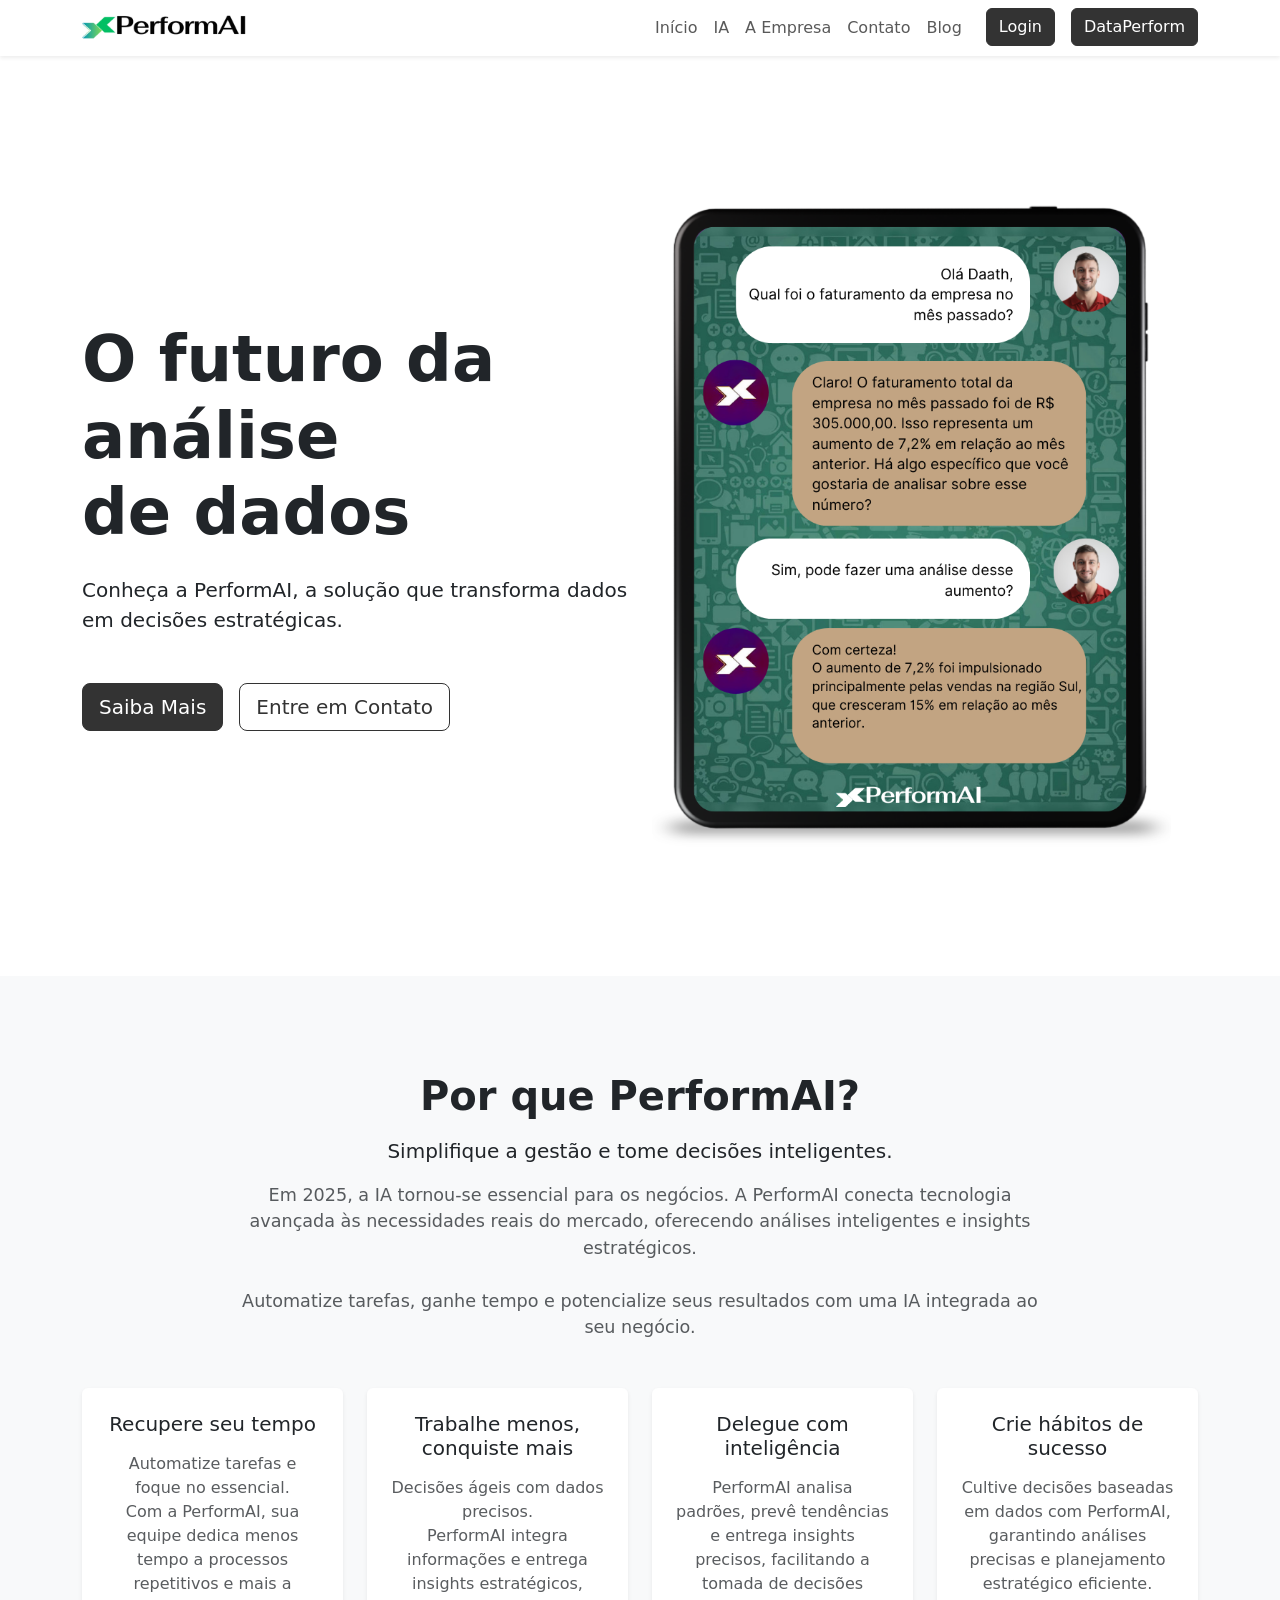
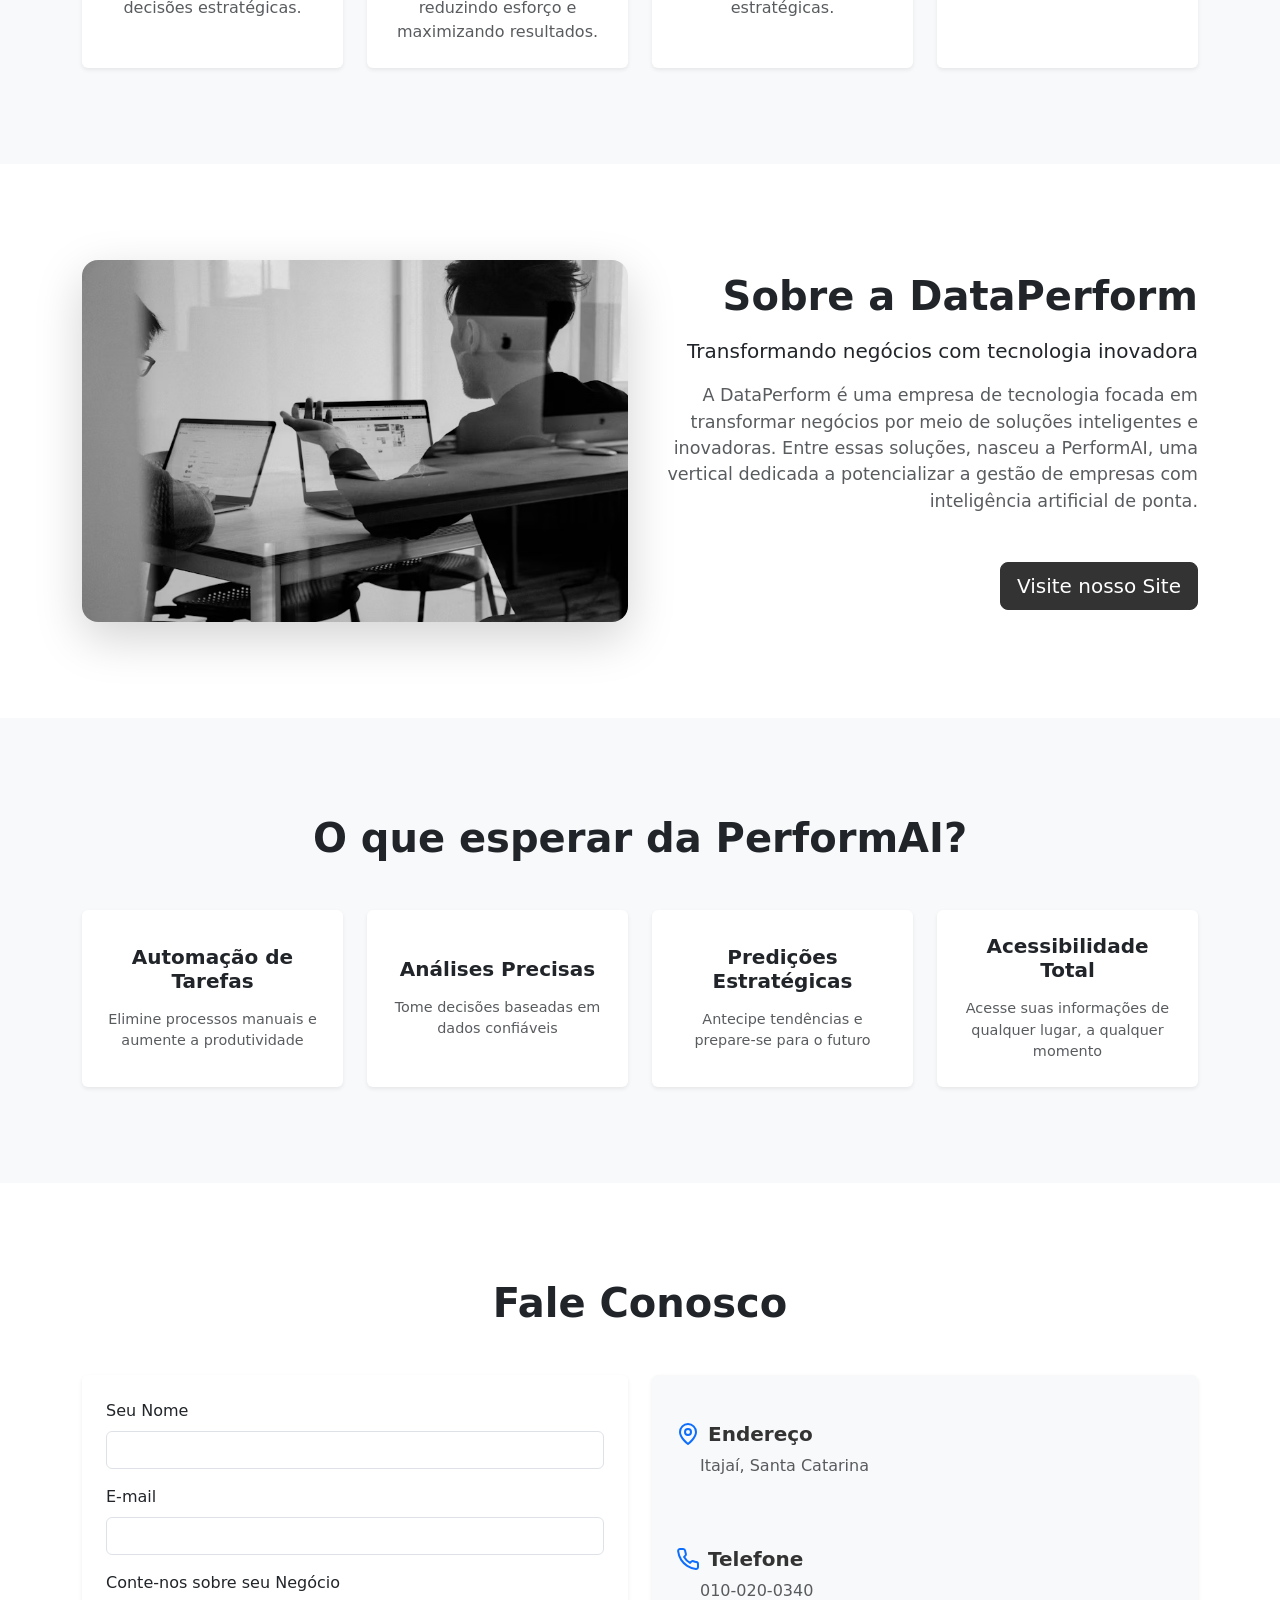
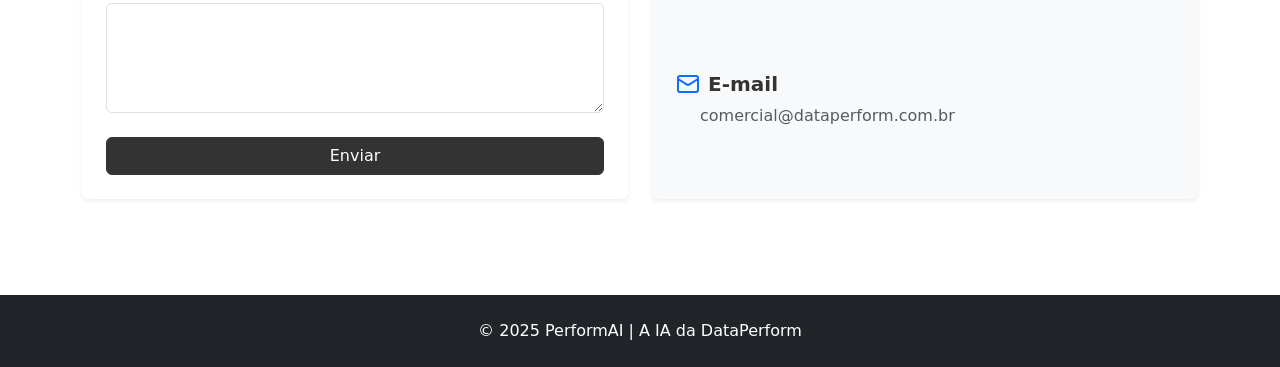
<file: index.html>
<!DOCTYPE html>
<html lang="pt-BR">
<head>
    <meta charset="UTF-8">
    <meta name="viewport" content="width=device-width, initial-scale=1.0">
    <meta name="description" content="Transforme seu negócio com PerformAI, a solução de inteligência artificial da DataPerform. Insights estratégicos e automação para decisões inteligentes.">
    <title>PerformAI | A IA da DataPerform</title>
    <link rel="icon" type="image/x-icon" href="favicon.ico">
    <link href="https://cdn.jsdelivr.net/npm/bootstrap@5.3.0/dist/css/bootstrap.min.css" rel="stylesheet">
    <link href="styles.css" rel="stylesheet">
</head>
<body>
    <!-- Header -->
    <nav class="navbar navbar-expand-lg navbar-light bg-white fixed-top shadow-sm">
        <div class="container">
            <a class="navbar-brand" href="#home">
                <img src="logo.png" alt="DataPerform Logo" class="navbar-logo">
            </a>
            <button class="navbar-toggler" type="button" data-bs-toggle="collapse" data-bs-target="#navbarNav">
                <span class="navbar-toggler-icon"></span>
            </button>
            <div class="collapse navbar-collapse" id="navbarNav">
                <ul class="navbar-nav ms-auto">
                    <li class="nav-item">
                        <a class="nav-link" href="#home">Início</a>
                    </li>
                    <li class="nav-item">
                        <a class="nav-link" href="#ia">IA</a>
                    </li>
                    <li class="nav-item">
                        <a class="nav-link" href="#dataperform">A Empresa</a>
                    </li>
                    <li class="nav-item">
                        <a class="nav-link" href="#contact">Contato</a>
                    </li>
                    <li class="nav-item">
                        <a class="nav-link" href="#blog">Blog</a>
                    </li>
                    <li class="nav-item ms-lg-3">
                        <a class="btn btn-primary login" href="login.html">Login</a>
                    </li>
                    <li class="nav-item ms-lg-3">
                        <a class="btn btn-primary" href="https://dataperform.github.io/dataperform/" target="_blank">DataPerform</a>
                    </li>
                </ul>
            </div>
        </div>
    </nav>

    <!-- Hero Section -->
    <section id="home" class="hero-section bg-white">
        <div class="container">
            <div class="row align-items-center min-vh-100">
                <div class="col-lg-6 fade-in">
                    <h1 class="display-3 fw-bold mb-4">O futuro da análise <br> de dados</h1>
                    <p class="lead mb-5">Conheça a PerformAI, a solução que transforma dados em decisões estratégicas.</p>
                    <div class="d-flex gap-3">
                        <a href="#dataperform" class="btn btn-primary btn-lg">Saiba Mais</a>
                        <a href="#contact" class="btn btn-outline-primary btn-lg">Entre em Contato</a>
                    </div>
                </div>
                <div class="col-lg-6 fade-in-delayed">
                    <img src="chat-dp.png" alt="Prévia do Chat PerformAI" class="img-fluid rounded-4 hover-scale chat-preview">
                </div>
            </div>
        </div>
    </section>

    <!-- Features Section -->
    <section id="ia" class="py-5 bg-light">
        <div class="container py-5">
            <h2 class="text-center mb-3 fade-in features-title">Por que PerformAI?</h2>
            <p class="text-center mb-3 fade-in features-subtitle">Simplifique a gestão e tome decisões inteligentes.</p>
            <p class="text-center text-muted mb-5 fade-in features-description">Em 2025, a IA tornou-se essencial para os negócios. A PerformAI conecta tecnologia avançada às necessidades reais do mercado, oferecendo análises inteligentes e insights estratégicos. <br><br> Automatize tarefas, ganhe tempo e potencialize seus resultados com uma IA integrada ao seu negócio.</p>
            <div class="row g-4">
                <div class="col-md-6 col-lg-3">
                    <div class="card h-100 border-0 shadow-sm hover-card fade-in">
                        <div class="card-body text-center p-4">
                            <h3 class="h5 mb-3">Recupere seu tempo</h3>
                            <p class="text-muted mb-0">Automatize tarefas e foque no essencial. <br>Com a PerformAI, sua equipe dedica menos tempo a processos repetitivos e mais a decisões estratégicas.</p>
                        </div>
                    </div>
                </div>
                <div class="col-md-6 col-lg-3">
                    <div class="card h-100 border-0 shadow-sm hover-card fade-in">
                        <div class="card-body text-center p-4">
                            <h3 class="h5 mb-3">Trabalhe menos, conquiste mais</h3>
                            <p class="text-muted mb-0">Decisões ágeis com dados precisos. <br>PerformAI integra informações e entrega insights estratégicos, reduzindo esforço e maximizando resultados.</p>
                        </div>
                    </div>
                </div>
                <div class="col-md-6 col-lg-3">
                    <div class="card h-100 border-0 shadow-sm hover-card fade-in">
                        <div class="card-body text-center p-4">
                            <h3 class="h5 mb-3">Delegue com inteligência</h3>
                            <p class="text-muted mb-0">PerformAI analisa padrões, prevê tendências e entrega insights precisos, facilitando a tomada de decisões estratégicas.</p>
                        </div>
                    </div>
                </div>
                <div class="col-md-6 col-lg-3">
                    <div class="card h-100 border-0 shadow-sm hover-card fade-in">
                        <div class="card-body text-center p-4">
                            <h3 class="h5 mb-3">Crie hábitos de sucesso</h3>
                            <p class="text-muted mb-0">Cultive decisões baseadas em dados com PerformAI, garantindo análises precisas e planejamento estratégico eficiente.</p>
                        </div>
                    </div>
                </div>
            </div>
        </div>
    </section>

    <!-- About Section -->
    <section id="dataperform" class="py-5">
        <div class="container py-5">
            <div class="row align-items-center">
                <div class="col-lg-6">
                    <img src="sobre-dp.png" alt="Equipe DataPerform em ação" class="img-fluid rounded-4 shadow-lg hover-scale team-image">
                </div>
                <div class="col-lg-6 text-end">
                    <h2 class="mb-3 fade-in features-title">Sobre a DataPerform</h2>
                    <p class="mb-3 fade-in features-subtitle">Transformando negócios com tecnologia inovadora</p>
                    <p class="text-muted mb-5 fade-in features-description">A DataPerform é uma empresa de tecnologia focada em transformar negócios por meio de soluções inteligentes e inovadoras. Entre essas soluções, nasceu a PerformAI, uma vertical dedicada a potencializar a gestão de empresas com inteligência artificial de ponta.</p>
                    <a href="https://dataperform.github.io/dataperform/" target="_blank" class="btn btn-primary btn-lg fade-in">Visite nosso Site</a>
                </div>
            </div>
        </div>
    </section>

    <!-- What to Expect Section -->
    <section id="expect" class="py-5 bg-light">
        <div class="container py-5">
            <h2 class="text-center mb-5 fade-in features-title">O que esperar da PerformAI?</h2>
            <div class="row g-4">
                <div class="col-md-6 col-lg-3">
                    <div class="card h-100 border-0 shadow-sm hover-card fade-in">
                        <div class="card-body text-center p-4">
                            <h3 class="h5 mb-3">Automação de Tarefas</h3>
                            <p class="text-muted mb-0">Elimine processos manuais e aumente a produtividade</p>
                        </div>
                    </div>
                </div>
                <div class="col-md-6 col-lg-3">
                    <div class="card h-100 border-0 shadow-sm hover-card fade-in">
                        <div class="card-body text-center p-4">
                            <h3 class="h5 mb-3">Análises Precisas</h3>
                            <p class="text-muted mb-0">Tome decisões baseadas em dados confiáveis</p>
                        </div>
                    </div>
                </div>
                <div class="col-md-6 col-lg-3">
                    <div class="card h-100 border-0 shadow-sm hover-card fade-in">
                        <div class="card-body text-center p-4">
                            <h3 class="h5 mb-3">Predições Estratégicas</h3>
                            <p class="text-muted mb-0">Antecipe tendências e prepare-se para o futuro</p>
                        </div>
                    </div>
                </div>
                <div class="col-md-6 col-lg-3">
                    <div class="card h-100 border-0 shadow-sm hover-card fade-in">
                        <div class="card-body text-center p-4">
                            <h3 class="h5 mb-3">Acessibilidade Total</h3>
                            <p class="text-muted mb-0">Acesse suas informações de qualquer lugar, a qualquer momento</p>
                        </div>
                    </div>
                </div>
            </div>
        </div>
    </section>

    <!-- Contact Section -->
    <section id="contact" class="py-5">
        <div class="container py-5">
            <h2 class="text-center mb-5 fade-in features-title">Fale Conosco</h2>
            <div class="row g-4">
                <div class="col-md-6">
                    <form class="card h-100 border-0 shadow-sm p-4 fade-in" id="contactForm">
                        <div class="mb-3">
                            <label for="name" class="form-label">Seu Nome</label>
                            <input type="text" class="form-control" id="name" required>
                        </div>
                        <div class="mb-3">
                            <label for="email" class="form-label">E-mail</label>
                            <input type="email" class="form-control" id="email" required>
                        </div>
                        <div class="mb-4">
                            <label for="message" class="form-label">Conte-nos sobre seu Negócio</label>
                            <textarea class="form-control" id="message" rows="4" required></textarea>
                        </div>
                        <button type="submit" class="btn btn-primary w-100">Enviar</button>
                    </form>
                </div>
                <div class="col-md-6">
                    <div class="card h-100 border-0 shadow-sm p-4 fade-in contact-info">
                        <div class="mb-4">
                            <div class="d-flex align-items-center mb-2">
                                <svg xmlns="http://www.w3.org/2000/svg" width="24" height="24" viewBox="0 0 24 24" fill="none" stroke="currentColor" stroke-width="2" stroke-linecap="round" stroke-linejoin="round" class="me-2 text-primary"><path d="M20 10c0 6-8 12-8 12s-8-6-8-12a8 8 0 0 1 16 0Z"></path><circle cx="12" cy="10" r="3"></circle></svg>
                                <h3 class="h5 mb-0">Endereço</h3>
                            </div>
                            <p class="text-muted ms-4">Itajaí, Santa Catarina</p>
                        </div>
                        <div class="mb-4">
                            <div class="d-flex align-items-center mb-2">
                                <svg xmlns="http://www.w3.org/2000/svg" width="24" height="24" viewBox="0 0 24 24" fill="none" stroke="currentColor" stroke-width="2" stroke-linecap="round" stroke-linejoin="round" class="me-2 text-primary"><path d="M22 16.92v3a2 2 0 0 1-2.18 2 19.79 19.79 0 0 1-8.63-3.07 19.5 19.5 0 0 1-6-6 19.79 19.79 0 0 1-3.07-8.67A2 2 0 0 1 4.11 2h3a2 2 0 0 1 2 1.72 12.84 12.84 0 0 0 .7 2.81 2 2 0 0 1-.45 2.11L8.09 9.91a16 16 0 0 0 6 6l1.27-1.27a2 2 0 0 1 2.11-.45 12.84 12.84 0 0 0 2.81.7A2 2 0 0 1 22 16.92z"></path></svg>
                                <h3 class="h5 mb-0">Telefone</h3>
                            </div>
                            <p class="text-muted ms-4">010-020-0340</p>
                        </div>
                        <div class="mb-4">
                            <div class="d-flex align-items-center mb-2">
                                <svg xmlns="http://www.w3.org/2000/svg" width="24" height="24" viewBox="0 0 24 24" fill="none" stroke="currentColor" stroke-width="2" stroke-linecap="round" stroke-linejoin="round" class="me-2 text-primary"><rect width="20" height="16" x="2" y="4" rx="2"></rect><path d="m22 7-8.97 5.7a1.94 1.94 0 0 1-2.06 0L2 7"></path></svg>
                                <h3 class="h5 mb-0">E-mail</h3>
                            </div>
                            <p class="text-muted ms-4">comercial@dataperform.com.br</p>
                        </div>
                    </div>
                </div>
            </div>
        </div>
    </section>

    <!-- Footer -->
    <footer class="bg-dark text-white py-4">
        <div class="container text-center">
            <p class="mb-0">&copy; 2025 PerformAI | A IA da DataPerform</p>
        </div>
    </footer>

    <script src="https://cdn.jsdelivr.net/npm/bootstrap@5.3.0/dist/js/bootstrap.bundle.min.js"></script>
    <script src="script.js"></script>
</body>
</html>
</file>
<file: styles.css>
/* Custom Properties */
:root {
  --primary: #333333; /* Changed from #1d4ed8 to dark gray */
  --transition: all 0.3s ease;
}

/* General Styles */
body {
  padding-top: 76px;
}

/* Animations */
.fade-in {
  opacity: 0;
  transform: translateY(20px);
  transition: var(--transition);
}

.fade-in.visible {
  opacity: 1;
  transform: translateY(0);
}

.fade-in-delayed {
  opacity: 0;
  transform: translateY(20px);
  transition: var(--transition);
  transition-delay: 0.2s;
}

.fade-in-delayed.visible {
  opacity: 1;
  transform: translateY(0);
}

/* Hero Section */
.hero-section {
  background-color: #ffffff;
  min-height: calc(100vh - 76px);
  display: flex;
  align-items: center;
}

/* Hover Effects */
.hover-scale {
  transition: var(--transition);
}

.hover-scale:hover {
  transform: scale(1.02);
}

.hover-card {
  transition: var(--transition);
}

.hover-card:hover {
  transform: translateY(-5px);
}

/* Navigation */
.navbar {
  transition: var(--transition);
}

.navbar.scrolled {
  background: rgba(255, 255, 255, 0.95) !important;
  backdrop-filter: blur(10px);
}

.nav-link {
  position: relative;
  padding: 0.5rem 1rem;
}

.nav-link::after {
  content: "";
  position: absolute;
  bottom: 0;
  left: 50%;
  width: 0;
  height: 2px;
  background: var(--primary);
  transition: var(--transition);
  transform: translateX(-50%);
}

.nav-link:hover::after {
  width: 100%;
}

.navbar-logo {
  height: 30px;
  width: auto;
  display: block;
}

/* Form Styles */
.form-control {
  transition: var(--transition);
}

.form-control:focus {
  border-color: var(--primary);
  box-shadow: 0 0 0 0.25rem rgba(29, 78, 216, 0.25);
}

/* Button Styles */
.btn-primary {
  background-color: var(--primary);
  border-color: var(--primary);
}

.btn-primary:hover {
  background-color: #666666;
  border-color: #666666;
}

.btn-outline-primary {
  color: var(--primary);
  border-color: var(--primary);
}

.btn-outline-primary:hover {
  background-color: #666666;
  border-color: #666666;
}

/* Responsive Adjustments */
@media (max-width: 991.98px) {
  .hero-section {
    text-align: center;
  }

  .hero-section .d-flex {
    justify-content: center;
  }
}

/* Chat Preview Styles */
.chat-preview {
  max-width: 95%;
  margin: 0 auto;
}

/* Features Section Styles */
.features-title {
  font-size: 2.5rem;
  font-weight: 700 !important;
  margin-bottom: 1rem;
}

.features-subtitle {
  font-size: 1.25rem;
  font-weight: 500;
  margin-bottom: 1.5rem;
}

.features-description {
  font-size: 1.1rem;
  max-width: 800px;
  margin: 0 auto 3rem;
}

/* What to Expect Section Styles */
#expect .card {
  transition: all 0.3s ease;
}

#expect .card:hover {
  transform: translateY(-10px);
  box-shadow: 0 4px 20px rgba(0, 0, 0, 0.1) !important;
}

#expect .card-body {
  display: flex;
  flex-direction: column;
  justify-content: center;
  height: 100%;
}

#expect .h5 {
  font-weight: 600;
  margin-bottom: 1rem;
}

#expect .text-muted {
  font-size: 0.9rem;
  line-height: 1.5;
}

/* Responsive adjustments */
@media (max-width: 767.98px) {
  #expect .card {
    margin-bottom: 1rem;
  }
}

/* Features and About Section Styles */
.features-title,
.about-title {
  font-size: 2.5rem;
  font-weight: 700 !important;
  margin-bottom: 1rem;
}

.features-subtitle,
.about-subtitle {
  font-size: 1.25rem;
  font-weight: 500;
  margin-bottom: 1.5rem;
}

.features-description,
.about-description {
  font-size: 1.1rem;
  max-width: 800px;
  margin-left: auto;
  margin-bottom: 3rem;
}

/* Team Image Styles */
.team-image {
  width: 100%;
  height: auto;
  object-fit: cover;
}

/* Responsive adjustments */
@media (max-width: 991.98px) {
  #dataperform .col-lg-6 {
    margin-bottom: 2rem;
  }
  #dataperform .text-end {
    text-align: center !important;
  }
  .features-description,
  .about-description {
    margin-left: 0;
    margin-right: 0;
  }
}

/* Contact Info Styles */
.contact-info {
  background-color: #f8f9fa;
  height: 100%;
  display: flex;
  flex-direction: column;
  justify-content: space-around;
}

.contact-info .h5 {
  font-weight: 600;
  color: var(--primary);
}

.contact-info svg {
  width: 24px;
  height: 24px;
}

.contact-info p {
  margin-bottom: 0;
}

@media (max-width: 767.98px) {
  .contact-info {
    margin-top: 2rem;
  }
}
</file>
